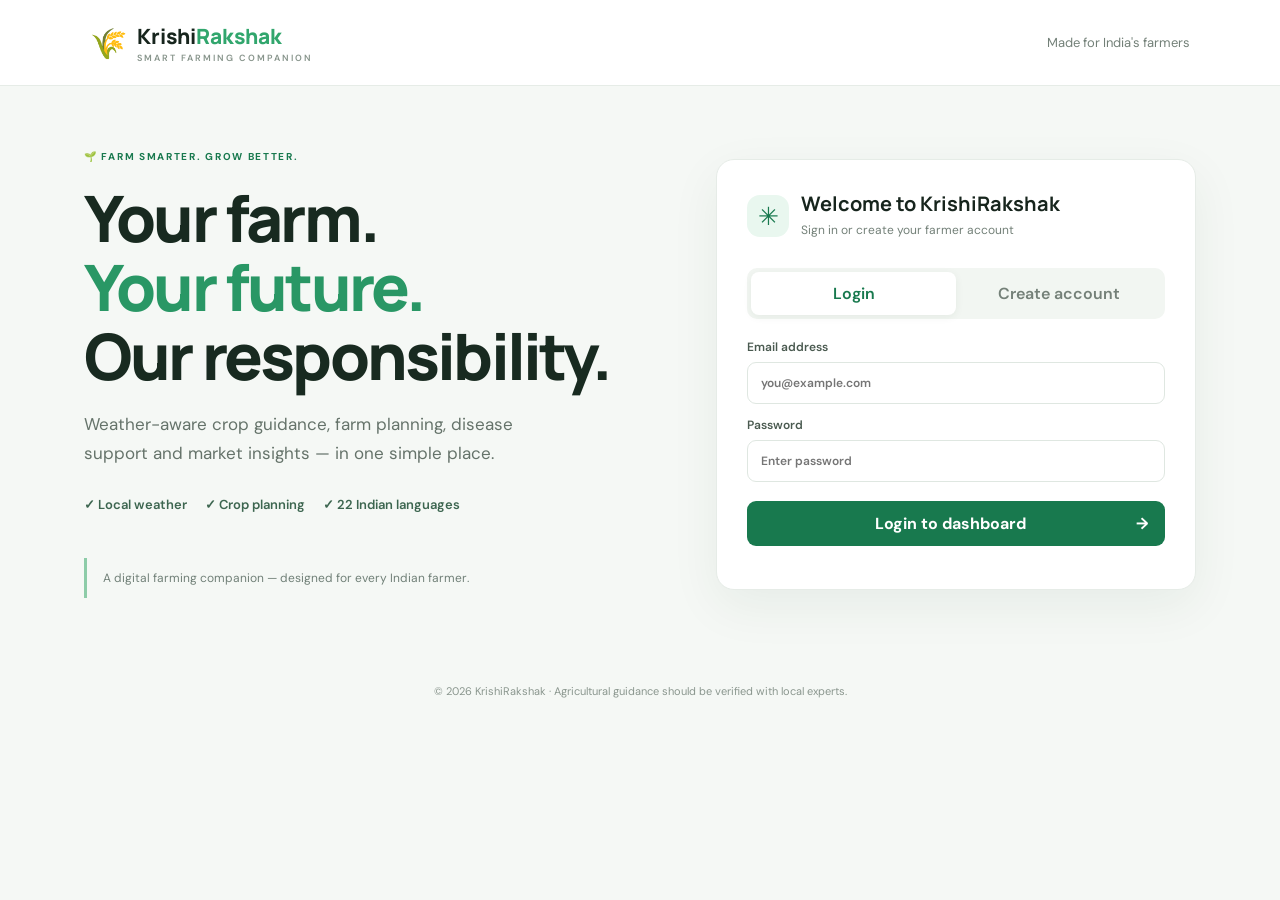
<file: static/index.html>
<!doctype html>
<html lang="en"><head><meta charset="utf-8"><meta name="viewport" content="width=device-width,initial-scale=1"><title>KrishiRakshak | Smart farming companion</title><link rel="stylesheet" href="/static/style.css"></head>
<body class="landing">
<header class="topbar"><a class="brand" href="/"><span class="brand-icon">🌾</span><span>Krishi<span class="green">Rakshak</span><small>SMART FARMING COMPANION</small></span></a><span class="top-note">Made for India's farmers</span></header>
<main class="hero-wrap"><section class="hero-copy"><div class="eyebrow">🌱 FARM SMARTER. GROW BETTER.</div><h1>Your farm.<br><em>Your future.</em><br>Our responsibility.</h1><p>Weather-aware crop guidance, farm planning, disease support and market insights — in one simple place.</p><div class="hero-points"><span>✓ Local weather</span><span>✓ Crop planning</span><span>✓ 22 Indian languages</span></div><div class="trust-note">A digital farming companion — designed for every Indian farmer.</div></section>
<section class="auth-card"><div class="auth-head"><span class="mini-leaf">✳</span><div><h2>Welcome to KrishiRakshak</h2><p>Sign in or create your farmer account</p></div></div>
<div class="tabs"><button class="tab active" data-tab="login">Login</button><button class="tab" data-tab="register">Create account</button></div>
<form id="login-form" class="auth-form"><label>Email address<input name="email" type="email" placeholder="you@example.com" required></label><label>Password<input name="password" type="password" placeholder="Enter password" required></label><button class="primary full">Login to dashboard <span>→</span></button><div class="form-msg" id="login-msg"></div></form>
<form id="register-form" class="auth-form hidden"><div class="two"><label>Full name<input name="name" required placeholder="Your name"></label><label>Mobile number<input name="phone" placeholder="+91"></label></div><label>Email address<input name="email" type="email" required placeholder="you@example.com"></label><label>Password<input name="password" type="password" minlength="8" required placeholder="At least 8 characters"></label><div class="two"><label>State<input name="state" placeholder="e.g. Punjab"></label><label>District<input name="district" placeholder="Your district"></label></div><div class="two"><label>Land area<input name="land_area" type="number" step="0.01" min="0" value="1"></label><label>Unit<select name="land_unit"><option value="acre">Acre</option><option value="hectare">Hectare</option><option value="kanal_punjab">Kanal (Punjab approx.)</option><option value="marla_punjab">Marla (Punjab approx.)</option><option value="bigha_up_approx">Bigha (UP approx.)</option><option value="bigha_bihar_approx">Bigha (Bihar approx.)</option><option value="bigha_wb_approx">Bigha (WB approx.)</option><option value="gaj">Gaj / sq yd</option><option value="cent">Cent</option></select></label></div><label>Preferred language<select name="language" id="language"></select></label><button class="primary full">Create farmer account <span>→</span></button><div class="form-msg" id="register-msg"></div><small class="muted">Email/password is active. Google sign-in and phone OTP require provider credentials and are not falsely shown as enabled.</small></form>
</section></main><footer>© 2026 KrishiRakshak · Agricultural guidance should be verified with local experts.</footer>
<script src="/static/app.js"></script></body></html>
</file>
<file: static/style.css>
@import url('https://fonts.googleapis.com/css2?family=DM+Sans:wght@400;500;600;700&family=Manrope:wght@400;500;600;700;800&display=swap');
:root{--green:#18794e;--green2:#22a06b;--ink:#17251d;--muted:#738078;--line:#e6ece7;--bg:#f5f8f5;--white:#fff;--shadow:0 16px 50px #173d2510}*{box-sizing:border-box}body{margin:0;background:var(--bg);color:var(--ink);font-family:'DM Sans',sans-serif}button,input,select{font:inherit}button{cursor:pointer}.green{color:#31a66d}.topbar{height:86px;display:flex;align-items:center;justify-content:space-between;padding:0 7vw;background:#fff;border-bottom:1px solid var(--line)}.brand{display:flex;align-items:center;gap:10px;color:var(--ink);text-decoration:none;font-family:Manrope;font-weight:800;font-size:21px}.brand-icon{font-size:30px}.brand small{display:block;font:600 9px 'DM Sans';letter-spacing:2px;color:#87948b;margin-top:2px}.top-note{color:var(--muted);font-size:13px}.hero-wrap{max-width:1160px;margin:64px auto;display:grid;grid-template-columns:1fr 480px;gap:80px;align-items:center;padding:0 24px}.eyebrow,.section-kicker,.crumb{font-size:10px;letter-spacing:1.7px;font-weight:700;color:var(--green)}.hero-copy h1{font:800 clamp(42px,5vw,66px)/1.08 Manrope;margin:20px 0;color:#182a20;letter-spacing:-2.8px}.hero-copy h1 em{font-style:normal;color:#299765}.hero-copy>p{max-width:490px;color:#65736a;font-size:17px;line-height:1.7}.hero-points{display:flex;flex-wrap:wrap;gap:18px;margin:28px 0;color:#3d6650;font-size:13px;font-weight:600}.trust-note{border-left:3px solid #8dcca8;padding:12px 16px;color:#718078;font-size:12px;margin-top:45px}.auth-card,.panel{background:white;border:1px solid var(--line);border-radius:18px;box-shadow:var(--shadow)}.auth-card{padding:30px}.auth-head{display:flex;gap:12px;align-items:center}.auth-head h2{font:700 20px Manrope;margin:0}.auth-head p{margin:5px 0;color:var(--muted);font-size:12px}.mini-leaf{width:42px;height:42px;border-radius:13px;background:#e9f7ef;color:var(--green);display:grid;place-items:center;font-size:25px}.tabs{display:flex;background:#f2f6f2;border-radius:10px;padding:4px;margin:25px 0 20px}.tab{border:0;background:none;border-radius:8px;padding:11px;flex:1;color:#748078;font-weight:600}.tab.active{background:#fff;color:var(--green);box-shadow:0 2px 8px #193d2410}.auth-form{display:grid;gap:13px}.hidden{display:none!important}label{display:grid;gap:7px;font-size:12px;font-weight:600;color:#4a5a50}input,select{border:1px solid #dfe7e1;border-radius:9px;padding:12px 13px;background:#fff;min-width:0;color:#27372d;outline:none}input:focus,select:focus{border-color:#51ad7d;box-shadow:0 0 0 3px #27a36516}.two{display:grid;grid-template-columns:1fr 1fr;gap:12px}.primary{background:var(--green);border:0;color:#fff;padding:12px 17px;border-radius:9px;font-weight:700}.primary:hover{background:#11653e}.primary span{float:right}.full{width:100%;margin-top:6px}.form-msg{font-size:12px;color:var(--green)}.error,.form-msg.error{color:#bd3f37}.muted{color:var(--muted);font-size:12px;line-height:1.5}.auth-card .muted{font-weight:400}footer{text-align:center;color:#8a968e;font-size:11px;padding:22px}.app-shell{min-height:100vh}.sidebar{width:245px;position:fixed;inset:0 auto 0 0;background:#fff;border-right:1px solid var(--line);padding:25px 18px;display:flex;flex-direction:column;z-index:10}.sidebar .brand{font-size:19px;margin:0 0 48px 7px}.side-label{font-size:9px;letter-spacing:1.7px;color:#9aa69d;font-weight:700;padding:0 12px 12px}.side-link{padding:12px;border-radius:9px;text-decoration:none;color:#66736a;font-size:13px;margin:2px 0}.side-link:hover,.side-link.active{background:#edf7f0;color:var(--green);font-weight:700}.sidebar-bottom{margin-top:auto}.help-card{background:#f1f8f3;border-radius:12px;padding:14px;margin-bottom:16px}.help-card b{font-size:12px}.help-card p{font-size:11px;color:#6d7d72;line-height:1.5}.help-card a{font-size:11px;color:var(--green);font-weight:700}.logout{background:none;border:0;color:#78847b;padding:10px;font-size:12px}.main-content{margin-left:245px;max-width:1500px;padding:34px 4vw 20px}.dash-top{display:flex;align-items:center;justify-content:space-between;margin-bottom:26px}.crumb{font-size:9px;color:#97a39a}.dash-top h1{font:800 27px Manrope;margin:9px 0 5px}.dash-top h1 span{font-size:20px}.dash-top p{margin:0;color:var(--muted);font-size:12px}.profile-chip{display:flex;align-items:center;gap:10px;background:#fff;border:1px solid var(--line);border-radius:12px;padding:9px 13px}.avatar{height:35px;width:35px;display:grid;place-items:center;background:#e6f5eb;color:var(--green);font-weight:800;border-radius:50%}.profile-chip b,.profile-chip small{display:block;font-size:11px}.profile-chip small{color:var(--muted);margin-top:3px}.stats-grid{display:grid;grid-template-columns:repeat(4,1fr);gap:15px;margin-bottom:18px}.stat-card{background:#fff;border:1px solid var(--line);border-radius:14px;padding:17px;position:relative}.stat-icon{height:33px;width:33px;display:grid;place-items:center;border-radius:9px;font-size:17px;margin-bottom:15px}.green-bg{background:#e8f6ed;color:#238251}.blue-bg{background:#eaf3fc;color:#397eb6}.amber-bg{background:#fff5df;color:#b98218}.violet-bg{background:#f2edfc;color:#8566bd}.stat-card>small{display:block;color:#8a968d;font-size:9px;letter-spacing:1px;font-weight:700}.stat-card strong{display:block;font:800 24px Manrope;margin:5px 0}.stat-card strong span{font-size:11px;color:#758078}.stat-card em{font-size:10px;color:#8b978f;font-style:normal}.content-grid{display:grid;grid-template-columns:1.3fr 1fr;gap:17px;margin-bottom:17px}.panel{padding:21px;margin-bottom:17px;min-width:0}.panel-title{display:flex;align-items:center;justify-content:space-between;margin-bottom:18px;gap:12px}.panel-title h2{font:700 18px Manrope;margin:5px 0}.panel-title p{font-size:11px;color:var(--muted);margin:4px 0}.live-pill,.warning-pill{font-size:9px;letter-spacing:.7px;color:#16834f;background:#eaf7ef;border-radius:20px;padding:7px 10px;font-weight:700;white-space:nowrap}.warning-pill{color:#a66c11;background:#fff5df}.weather-empty{text-align:center;padding:15px}.weather-empty .sun{font-size:34px}.weather-empty b{display:block;margin:8px}.weather-empty p{font-size:11px;color:var(--muted)}.outline{background:white;border:1px solid #cbdcd0;color:var(--green);padding:10px 13px;border-radius:8px;font-weight:700;font-size:11px}.weather-now{display:flex;justify-content:space-between;align-items:center;padding:5px 4px 16px}.weather-now strong{display:block;font:800 43px Manrope;margin:7px 0}.weather-now strong small{font-size:18px}.weather-now p{font-size:11px;color:var(--muted)}.weather-symbol{font-size:55px}.forecast{display:grid;grid-template-columns:repeat(7,1fr);border-top:1px solid var(--line);padding-top:12px;gap:5px}.forecast>div{display:grid;gap:7px;text-align:center}.forecast small{font-size:9px;color:var(--muted)}.forecast b{font-size:10px}.forecast span{font-size:10px;color:#4682a7}.quick-actions{display:grid;grid-template-columns:1fr 1fr;gap:10px}.quick-actions a{border:1px solid var(--line);border-radius:11px;padding:13px;text-decoration:none;color:var(--ink);display:grid;gap:5px}.quick-actions a:hover{border-color:#9bc9aa;background:#fbfefb}.qa-icon{font-size:22px}.quick-actions b{font-size:11px}.quick-actions small{font-size:10px;color:var(--muted)}.form-grid{display:grid;grid-template-columns:repeat(4,1fr);gap:12px;margin:12px 0}.form-grid.compact{grid-template-columns:repeat(2,1fr)}.form-grid label{font-size:11px}.map-wrap{height:240px;border-radius:12px;overflow:hidden;border:1px solid var(--line);margin:15px 0}.map-wrap #map{height:100%;width:100%}.inline-actions{display:flex;align-items:center;gap:12px}.panel hr{border:0;border-top:1px solid var(--line);margin:22px 0}.panel h3{font:700 14px Manrope}.plot-list{margin-top:14px}.plot-row{display:flex;gap:10px;align-items:center;border-top:1px solid var(--line);padding:12px 0}.plot-row b,.plot-row small{display:block;font-size:11px}.plot-row small{color:var(--muted);margin-top:4px}.results{margin-top:14px}.result-card{padding:12px;border:1px solid var(--line);border-radius:10px;margin:8px 0}.result-card>div{display:flex;justify-content:space-between;gap:10px}.result-card b{font-size:12px}.result-card small,.result-card p{font-size:10px;color:var(--muted)}.result-card p{margin:10px 0 4px}.score{font-size:10px;color:var(--green);font-weight:700}.notice{background:#f4f8f4;border-left:3px solid #9ac9a7;padding:11px 13px;border-radius:5px;color:#647268;font-size:10px;line-height:1.55;margin-top:13px}.calc-row{display:grid;grid-template-columns:1fr 1fr;gap:10px}.calc-result{padding:15px;background:#f2f8f3;border-radius:9px;margin-top:13px;font-size:12px;line-height:1.7}.upload-box{display:grid;place-items:center;border:1px dashed #a9cbb4;border-radius:12px;padding:25px;background:#f8fcf9;color:var(--green);margin-bottom:12px}.upload-box small{color:var(--muted);margin-top:5px}.upload-box input{margin-top:10px;font-size:10px}.warning-text{font-size:10px;color:#9a6c22;background:#fff8e9;padding:10px;border-radius:8px}.market-row{padding:12px 0;border-bottom:1px solid var(--line);display:grid;grid-template-columns:1fr auto;gap:4px}.market-row b{font-size:11px}.market-row strong{font-size:11px;color:var(--green)}.market-row small{font-size:10px;color:var(--muted);grid-column:1/-1}.guidance-grid{display:grid;grid-template-columns:repeat(3,1fr);gap:15px}.guidance-grid b{font-size:12px}.guidance-grid ul{padding-left:17px;color:#647268;font-size:10px;line-height:1.6}.official-links{display:flex;flex-wrap:wrap;gap:16px;margin-top:12px}.official-links a{font-size:10px;color:var(--green);font-weight:700}.task-form{display:grid;grid-template-columns:1.5fr 1fr 1fr auto;gap:7px}.task-form input,.task-form select{padding:10px;font-size:10px}.task-form button{padding:9px 13px}.task-row{display:flex;align-items:center;gap:10px;padding:11px 0;border-bottom:1px solid var(--line)}.task-row b,.task-row small{display:block;font-size:11px}.task-row small{font-size:10px;color:var(--muted);margin-top:3px}.check{width:22px;height:22px;border-radius:50%;border:1px solid #b7c9bc;background:white;color:white}.check.checked{background:var(--green);border-color:var(--green)}.done{text-decoration:line-through;color:#9ba69e}.dash-footer{text-align:left;padding:20px 0;font-size:10px}@media(max-width:1100px){.sidebar{width:205px}.main-content{margin-left:205px;padding:25px 22px}.content-grid{grid-template-columns:1fr}.stats-grid{grid-template-columns:repeat(2,1fr)}}@media(max-width:700px){.topbar{height:68px;padding:0 18px}.hero-wrap{margin:30px auto;grid-template-columns:1fr;gap:28px;padding:0 16px}.hero-copy h1{font-size:44px}.auth-card{padding:22px}.sidebar{position:relative;width:100%;height:auto;padding:13px;display:block}.sidebar .brand{margin:0 0 10px}.side-label,.sidebar-bottom{display:none}.sidebar .side-link{display:inline-block;padding:8px;font-size:10px}.main-content{margin:0;padding:20px 13px}.dash-top{align-items:flex-start}.profile-chip{display:none}.stats-grid{gap:8px}.stat-card{padding:12px}.stat-card strong{font-size:20px}.form-grid{grid-template-columns:1fr 1fr}.forecast{grid-template-columns:repeat(4,1fr);row-gap:12px}.guidance-grid{grid-template-columns:1fr}.task-form{grid-template-columns:1fr 1fr}.task-form input:first-child{grid-column:1/-1}.two{grid-template-columns:1fr 1fr}.panel{padding:15px}.panel-title h2{font-size:16px}.quick-actions{gap:7px}.quick-actions a{padding:10px}}
</file>
